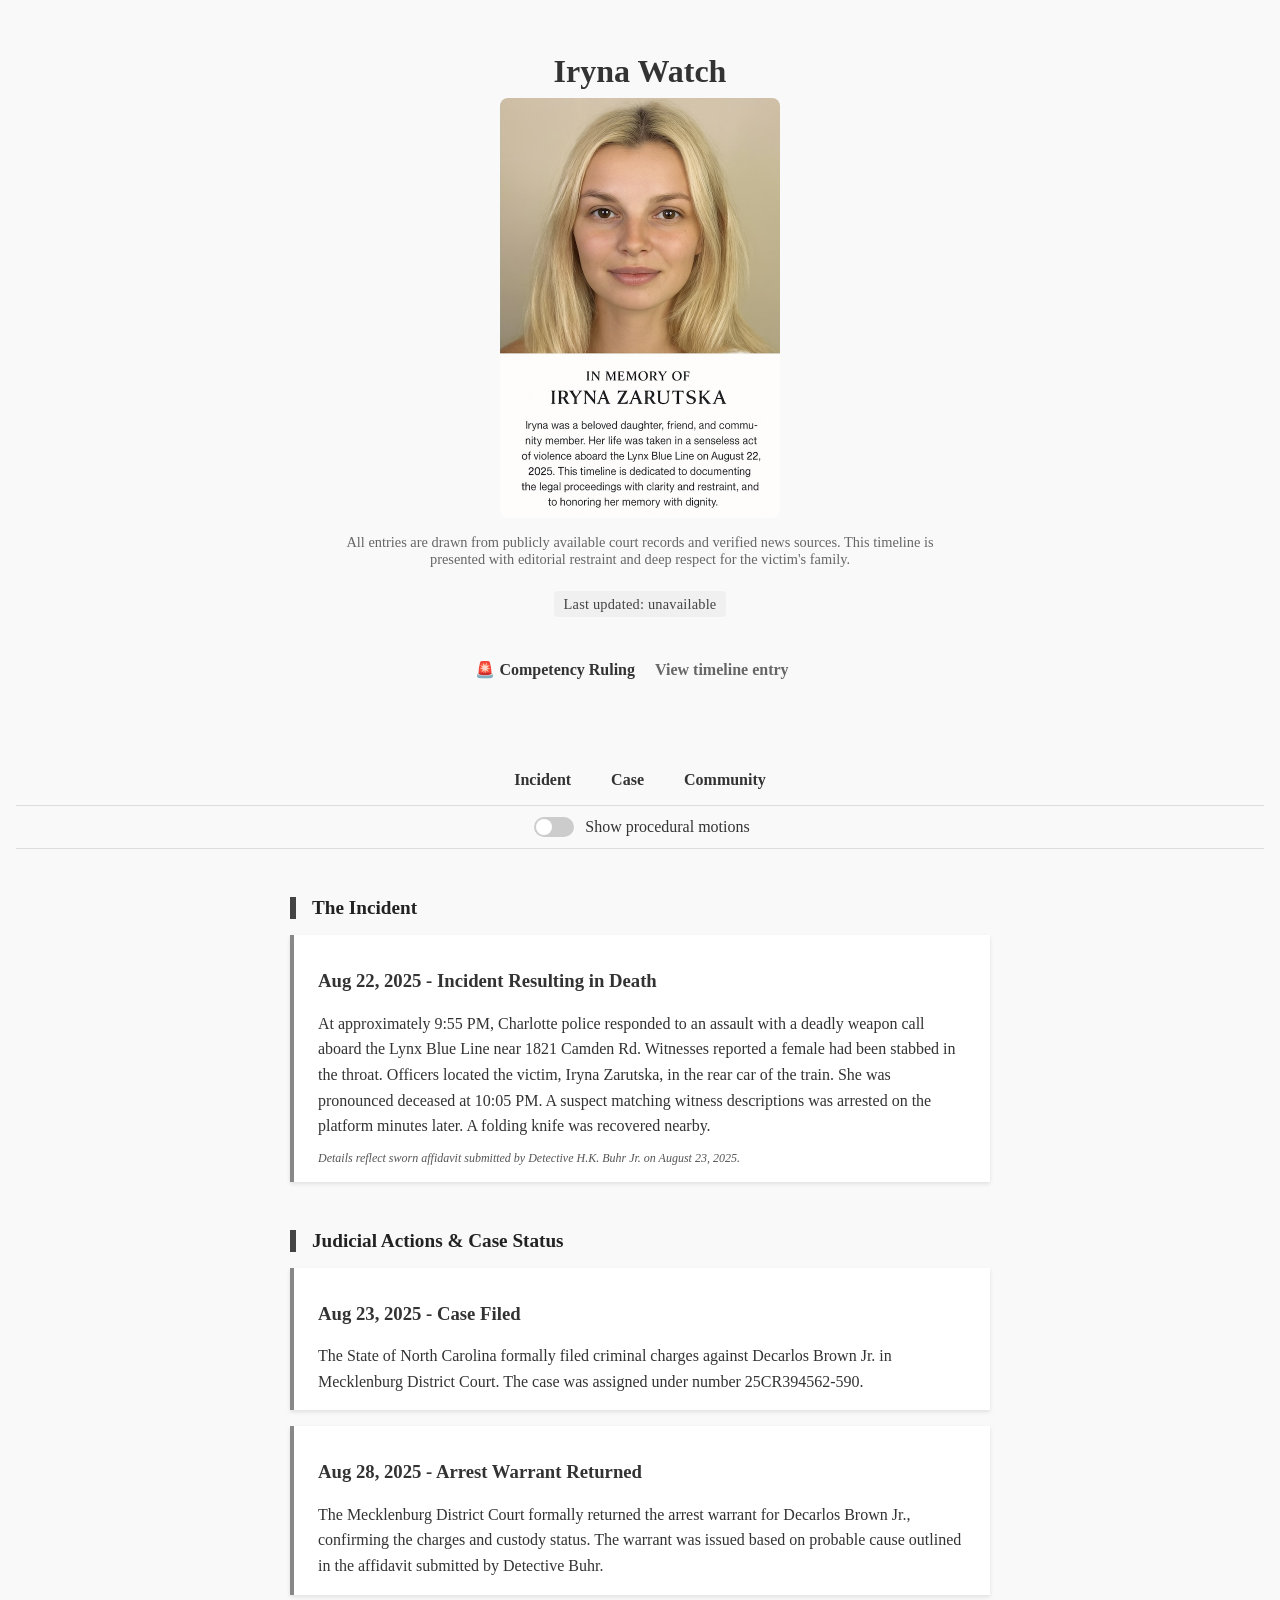
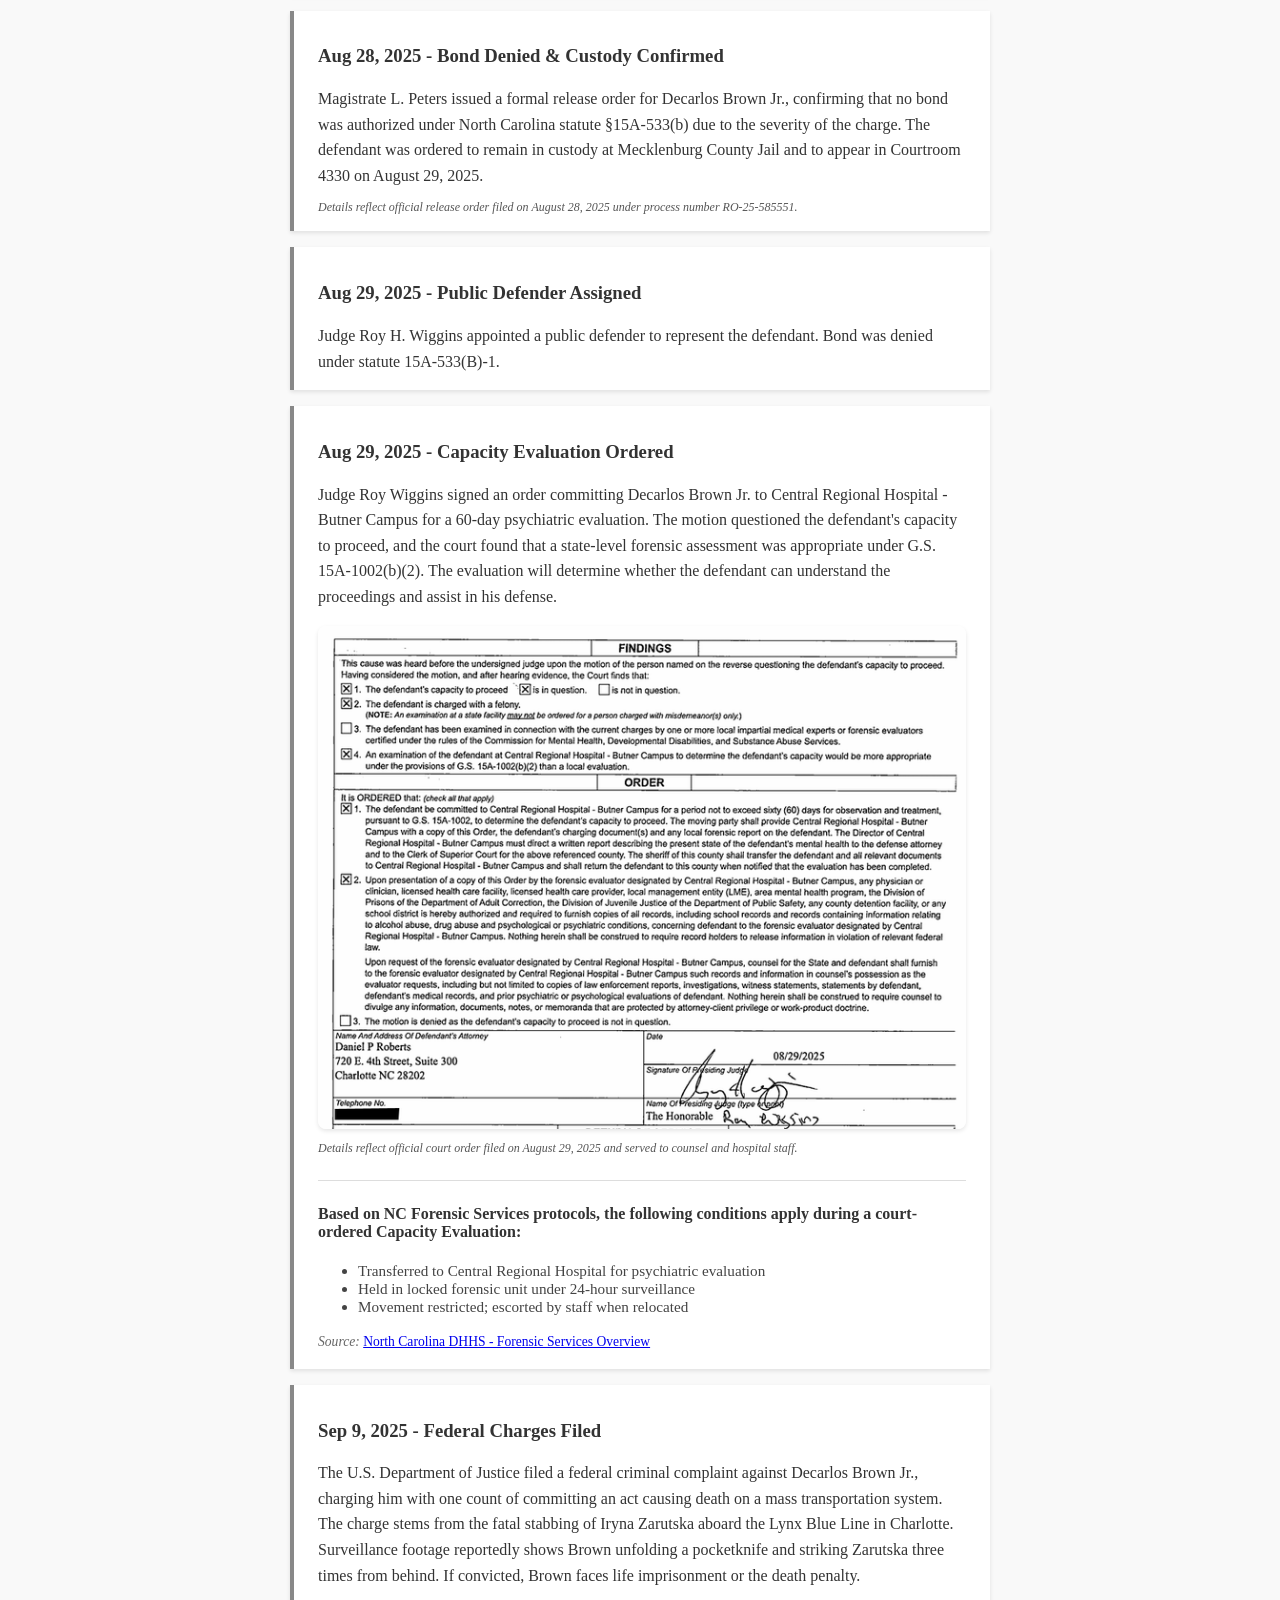
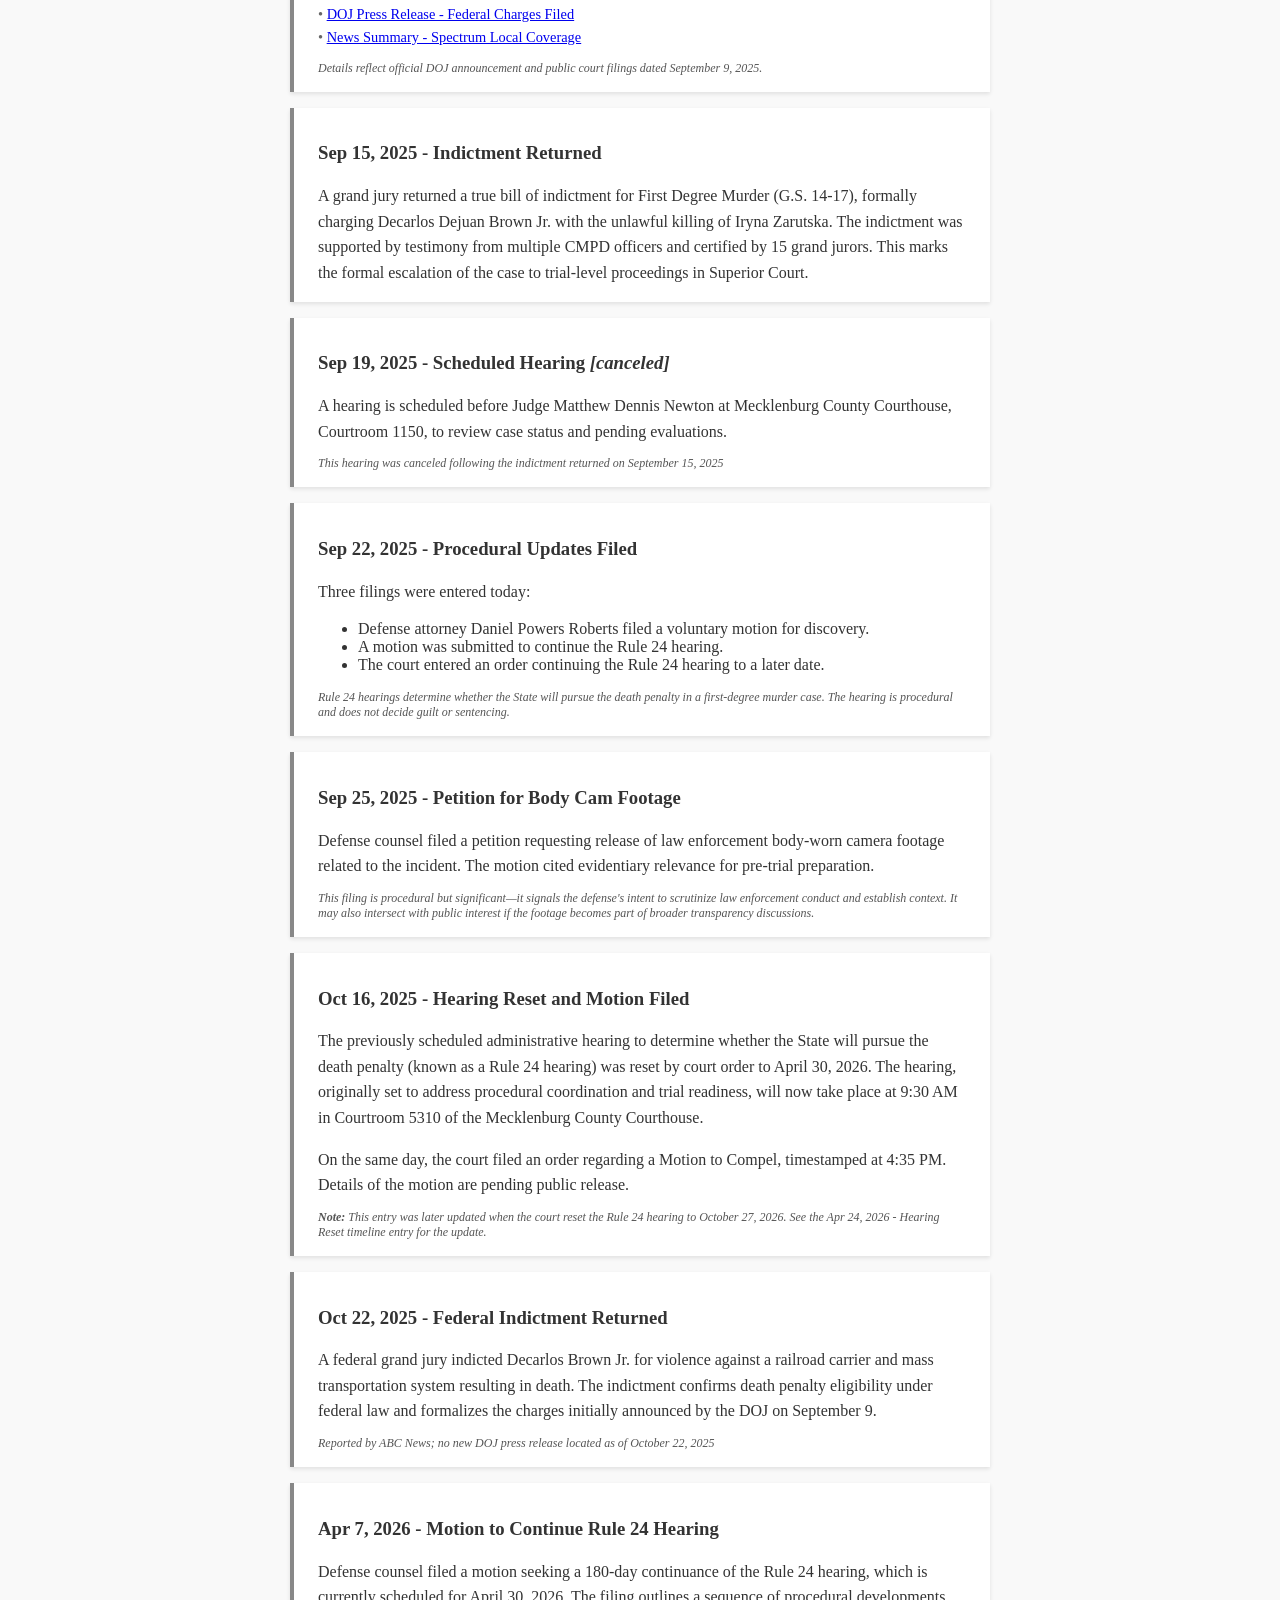
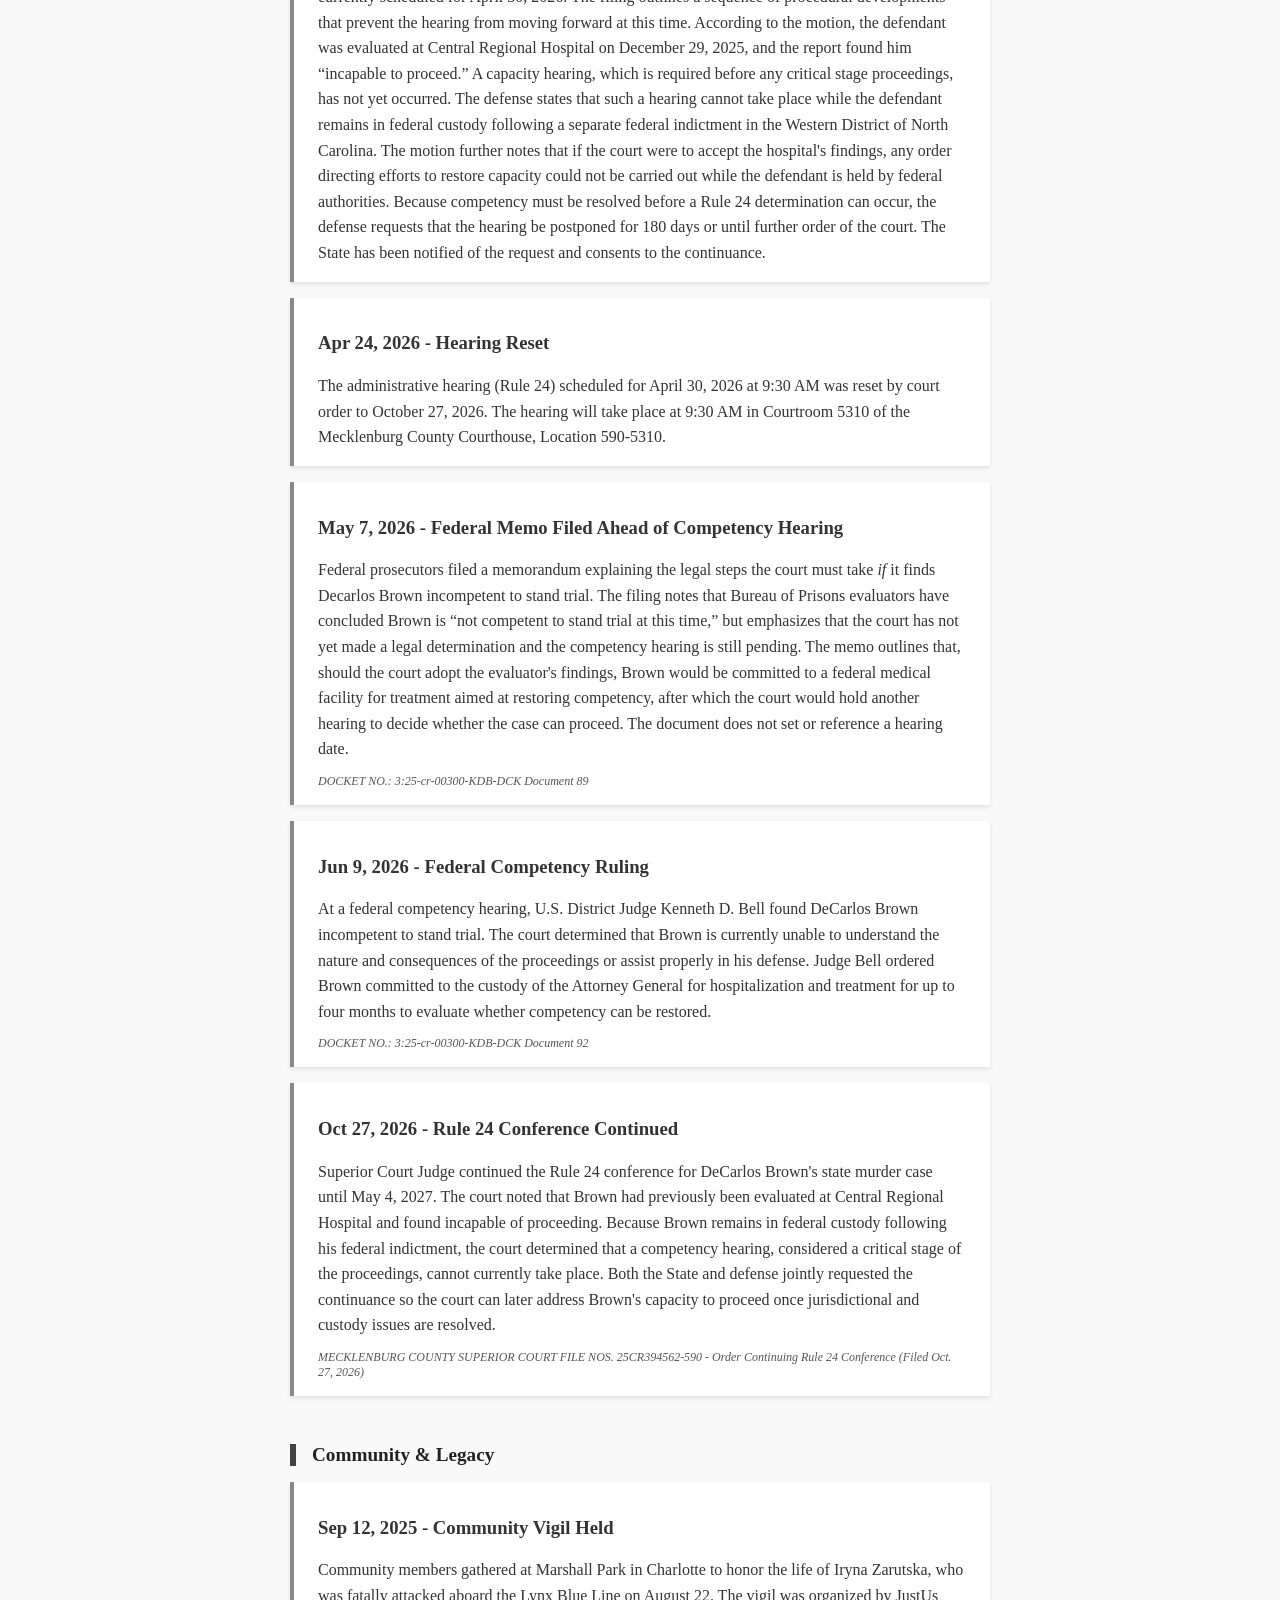
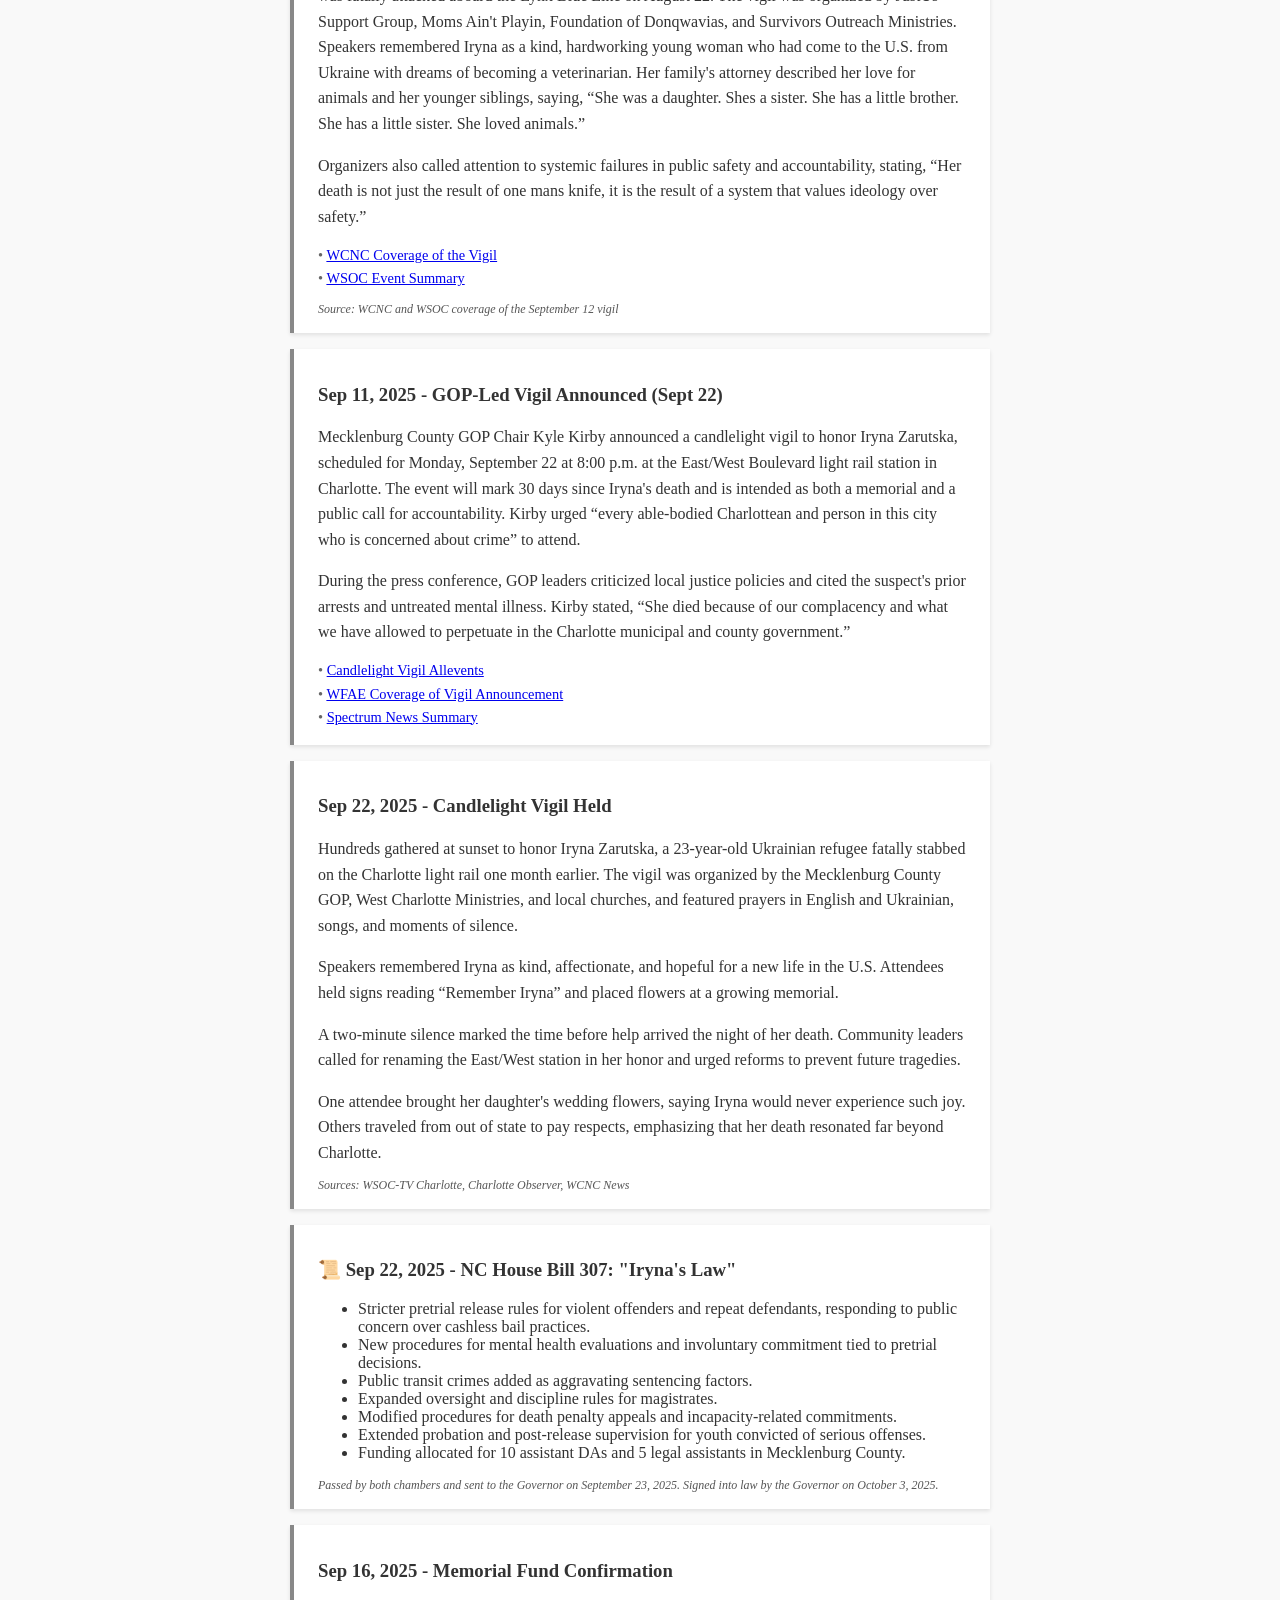
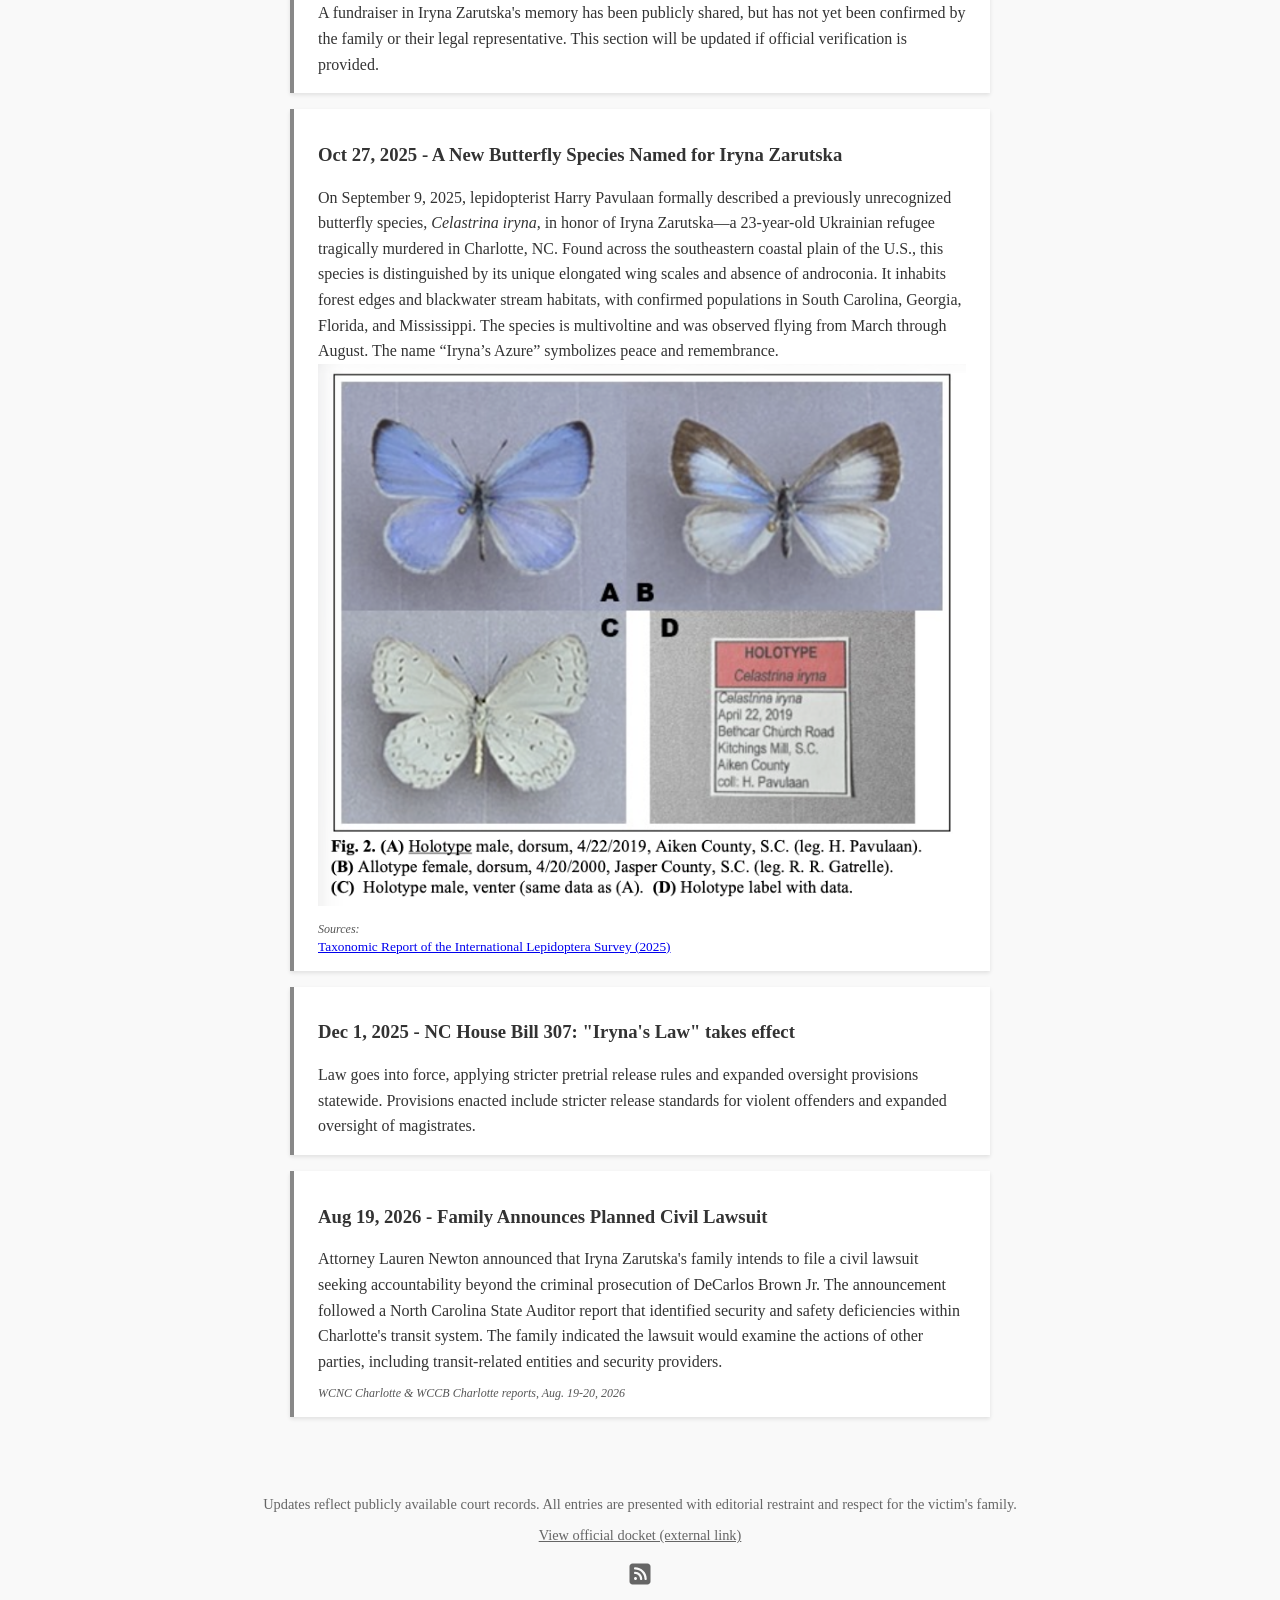
<file: index.html>
<!DOCTYPE html>
<html lang="en">
  <head>
    <meta charset="UTF-8">
    <title>Iryna-Watch</title>
    <meta name="description" content="Documenting the Iryna Zarutska case.">
    <meta property="og:title" content="Iryna-Watch">
    <meta property="og:description" content="Documenting the Iryna Zarutska case.">
    <meta property="og:url" content="https://irynawatch.netlify.app/">
    <meta property="og:type" content="website">
    <meta property="og:image" content="https://irynawatch.netlify.app/assets/preview.jpg">
    <meta property="og:image:type" content="image/jpeg">
    <meta property="og:image:width" content="1024">
    <meta property="og:image:height" content="1024">
    <meta property="og:locale" content="en_US">
    <meta property="og:site_name" content="Iryna-Watch">
    <meta property="og:image:alt" content="Logo and portrait for the Iryna-Watch initiative">
    <meta name="twitter:card" content="summary_large_image">
    <meta name="twitter:title" content="Iryna-Watch">
    <meta name="twitter:description" content="Documenting the Iryna Zarutska case.">
    <meta name="twitter:image" content="https://irynawatch.netlify.app/assets/twitter-preview.jpg">
    <meta name="twitter:image:alt" content="Portrait of Iryna Zarutska beside the Iryna-Watch title">
    <meta name="viewport" content="width=device-width, initial-scale=1">
    <meta name="theme-color" content="#2c2c2c">
    <link rel="stylesheet" href="./css/style.css">
    <link rel="icon" href="./assets/favicon.ico" type="image/x-icon">
    <link rel="icon" href="./assets/favicon-96x96.png" type="image/png">
    <link rel="icon" href="./assets/favicon.svg" type="image/svg+xml">
    <link rel="apple-touch-icon" href="./assets/apple-touch-icon.png" sizes="180x180">
    <meta name="apple-mobile-web-app-title" content="Iryna-Watch">
    <link rel="manifest" href="./site.webmanifest">
    <link rel="alternate" type="application/rss+xml" title="Iryna Watch RSS Feed" href="./rss.xml">
  </head>

  <body>
    <header class="page-header">

      <h1 class="page-title">Iryna Watch</h1>
      <img src="./assets/memorial-small.jpg" alt="Iryna Zarutska" class="memorial-img" width="560" height="840">
      <p class="header-desc">
        All entries are drawn from publicly available court records and verified news sources. This timeline is presented with editorial restraint and deep respect for the victim's family.
      </p>
      <p class="last-updated" id="release-tag">Last updated: loading…</p>
      <p class="hot-topic">
       🚨 <strong>Competency Ruling</strong>
      <a href=#Rule24ConferenceContinued2026 class="hot-topic-link">View timeline entry</a>
      </p>

    </header>

    <nav class="timeline-nav">
      <ul>
        <li><a href="#incident">Incident</a></li>
        <li><a href="#case">Case</a></li>
        <li><a href="#community">Community</a></li>
      </ul>
  </nav>

    <div class="filter-container">
      <label class="toggle-label">
        <input type="checkbox" id="show-motions" />
        <span class="toggle-text">Show procedural motions</span>
      </label>
    </div>

    <main class="timeline">
      <h2 class="group-header" id="incident">The Incident</h2>
      <section class="timeline-card" data-tag="incident">
        <h3>Aug 22, 2025 - Incident Resulting in Death</h3>
        <p>At approximately 9:55 PM, Charlotte police responded to an assault with a deadly weapon call aboard the Lynx Blue Line near 1821 Camden Rd. Witnesses reported a female had been stabbed in the throat. Officers located the victim, Iryna Zarutska, in the rear car of the train. She was pronounced deceased at 10:05 PM. A suspect matching witness descriptions was arrested on the platform minutes later. A folding knife was recovered nearby.</p>
        <small><em>Details reflect sworn affidavit submitted by Detective H.K. Buhr Jr. on August 23, 2025.</em></small>
  </section>

      <h2 class="group-header" id="case">Judicial Actions &amp; Case Status</h2>
      <section class="timeline-card" data-tag="charges">
        <h3>Aug 23, 2025 - Case Filed</h3>
        <p>The State of North Carolina formally filed criminal charges against Decarlos Brown Jr. in Mecklenburg District Court. The case was assigned under number 25CR394562-590.</p>
  </section>

      <section class="timeline-card" data-tag="motion">
        <h3>Aug 28, 2025 - Arrest Warrant Returned</h3>
        <p>The Mecklenburg District Court formally returned the arrest warrant for Decarlos Brown Jr., confirming the charges and custody status. The warrant was issued based on probable cause outlined in the affidavit submitted by Detective Buhr.</p>
  </section>

      <section class="timeline-card" data-tag="motion">
        <h3>Aug 28, 2025 - Bond Denied &amp; Custody Confirmed</h3>
        <p>Magistrate L. Peters issued a formal release order for Decarlos Brown Jr., confirming that no bond was authorized under North Carolina statute §15A-533(b) due to the severity of the charge. The defendant was ordered to remain in custody at Mecklenburg County Jail and to appear in Courtroom 4330 on August 29, 2025.</p>
        <small><em>Details reflect official release order filed on August 28, 2025 under process number RO-25-585551.</em></small>
  </section>

      <section class="timeline-card" data-tag="hearing">
        <h3>Aug 29, 2025 - Public Defender Assigned</h3>
        <p>Judge Roy H. Wiggins appointed a public defender to represent the defendant. Bond was denied under statute 15A-533(B)-1.</p>
  </section>

      <section class="timeline-card" data-tag="motion">
        <h3>Aug 29, 2025 - Capacity Evaluation Ordered</h3>
        <p>Judge Roy Wiggins signed an order committing Decarlos Brown Jr. to Central Regional Hospital - Butner Campus for a 60-day psychiatric evaluation. The motion questioned the defendant's capacity to proceed, and the court found that a state-level forensic assessment was appropriate under G.S. 15A-1002(b)(2). The evaluation will determine whether the defendant can understand the proceedings and assist in his defense.</p>
        <img src="./assets/eval.png" alt="Court document..." class="img-doc" width="680" height="528">
        <small><em>Details reflect official court order filed on August 29, 2025 and served to counsel and hospital staff.</em></small>
        <hr class="timeline-hr">
        <h4 class="eval-conditions">
          Based on NC Forensic Services protocols, the following conditions apply during a court-ordered Capacity Evaluation:
        </h4>
        <ul class="eval-list">
          <li>Transferred to Central Regional Hospital for psychiatric evaluation</li>
          <li>Held in locked forensic unit under 24-hour surveillance</li>
          <li>Movement restricted; escorted by staff when relocated</li>
        </ul>
        <p class="eval-source">
          <em>Source:</em> <a href="https://www.ncdhhs.gov/divisions/state-operated-healthcare-facilities/forensic-services" target="_blank" rel="noopener noreferrer">North Carolina DHHS - Forensic Services Overview</a>
        </p>
  </section>

      <section class="timeline-card" data-tag="charges">
        <h3>Sep 9, 2025 - Federal Charges Filed</h3>
        <p>The U.S. Department of Justice filed a federal criminal complaint against Decarlos Brown Jr., charging him with one count of committing an act causing death on a mass transportation system. The charge stems from the fatal stabbing of Iryna Zarutska aboard the Lynx Blue Line in Charlotte. Surveillance footage reportedly shows Brown unfolding a pocketknife and striking Zarutska three times from behind. If convicted, Brown faces life imprisonment or the death penalty.</p>
        <p class="source-links">
          • <a href="https://www.justice.gov/opa/pr/justice-department-charges-light-rail-attacker-federal-crime" target="_blank" rel="noopener noreferrer">DOJ Press Release - Federal Charges Filed</a><br>
          • <a href="https://spectrumlocalnews.com/nc/charlotte/news/2025/09/09/charlotte-train-stabbing-federal-charge" target="_blank" rel="noopener noreferrer">News Summary - Spectrum Local Coverage</a>
        </p>
        <small><em>Details reflect official DOJ announcement and public court filings dated September 9, 2025.</em></small>
  </section>

      <section class="timeline-card" data-tag="indictment">
        <h3>Sep 15, 2025 - Indictment Returned</h3>
        <p>A grand jury returned a true bill of indictment for First Degree Murder (G.S. 14-17), formally charging Decarlos Dejuan Brown Jr. with the unlawful killing of Iryna Zarutska. The indictment was supported by testimony from multiple CMPD officers and certified by 15 grand jurors. This marks the formal escalation of the case to trial-level proceedings in Superior Court.</p>
  </section>

      <section class="timeline-card" data-tag="procedural-motion">
        <h3>Sep 18, 2025 - Capacity Evaluation Update</h3>
        <p>The Superior Court entered a supplementary order confirming that the defendant's forensic evaluation for capacity to proceed will be conducted at Central Regional Hospital. Any prior orders for local forensic examination were declared moot. The State did not request a hearing on the motion.</p>
  </section>

      <section class="timeline-card" data-tag="hearing">
        <h3>Sep 19, 2025 - Scheduled Hearing <em>[canceled]</em></h3>
        <p>A hearing is scheduled before Judge Matthew Dennis Newton at Mecklenburg County Courthouse, Courtroom 1150, to review case status and pending evaluations.</p>
        <small><em>This hearing was canceled following the indictment returned on September 15, 2025</em></small>
  </section>

      <section class="timeline-card" data-tag="motion">
        <h3>Sep 22, 2025 - Procedural Updates Filed</h3>
        <p>Three filings were entered today:</p>
        <ul>
          <li>Defense attorney Daniel Powers Roberts filed a voluntary motion for discovery.</li>
          <li>A motion was submitted to continue the Rule 24 hearing.</li>
          <li>The court entered an order continuing the Rule 24 hearing to a later date.</li>
        </ul>
        <small><em>Rule 24 hearings determine whether the State will pursue the death penalty in a first-degree murder case. The hearing is procedural and does not decide guilt or sentencing.</em></small>
  </section>

      <section class="timeline-card" data-tag="motion">
        <h3>Sep 25, 2025 - Petition for Body Cam Footage</h3>
        <p>Defense counsel filed a petition requesting release of law enforcement body-worn camera footage related to the incident. The motion cited evidentiary relevance for pre-trial preparation.</p>
        <small><em>This filing is procedural but significant—it signals the defense's intent to scrutinize law enforcement conduct and establish context. It may also intersect with public interest if the footage becomes part of broader transparency discussions.</em></small>  
  </section>

      <section class="timeline-card" data-tag="procedural-motion">
        <h3>Sep 26, 2025 - Ex Parte Record Access Motions</h3>
        <p>Defense counsel filed ex parte motions requesting access to institutional records, including jail, prison, and school records. The court granted each request the same day through corresponding orders.</p>
        <small><em>These filings are procedural and reflect standard pre-trial discovery efforts. Ex parte motions are reviewed by the court without opposing counsel present and are common in cases involving background or contextual records.</em></small>
  </section>

      <section class="timeline-card" data-tag="procedural-motion">
        <h3>Sep 29, 2025 - Motion and Amended Order to Compel Medical Records</h3>
        <p>Defense counsel filed a motion to compel disclosure of medical records relevant to the defendant, citing evidentiary relevance for pre-trial preparation. On October 1, the court issued an amended order refining the request: limiting the date range to January 1 - August 31, 2025, reinforcing HIPAA compliance, and prohibiting public disclosure without further court approval.</p>
        <small><em>This motion is procedural and does not imply any specific condition or outcome. Medical record requests are common in cases where health history may inform legal arguments. A defense objection to the amended order was filed on October 3, 2025; no ruling has been issued</em></small>
  </section>

      <section class="timeline-card" data-tag="procedural-motion">
        <h3>Oct 10, 2025 - Request for Duplicate Audio Recording</h3>
        <p>A procedural request was filed to obtain a copy of the courtroom audio from the October 3 hearing in the case of State of NC v. Decarlos Dejuan Brown, Jr.</p>
        <small><em>No transcript included; request pertains to non-confidential audio only.</em></small>
  </section>

      <section class="timeline-card" data-tag="hearing" id="Rule24Hearing">
        <h3>Oct 16, 2025 - Hearing Reset and Motion Filed</h3>
        <p>The previously scheduled administrative hearing to determine whether the State will pursue the death penalty (known as a Rule 24 hearing) was reset by court order to April 30, 2026. The hearing, originally set to address procedural coordination and trial readiness, will now take place at 9:30 AM in Courtroom 5310 of the Mecklenburg County Courthouse.</p>
        <p>On the same day, the court filed an order regarding a Motion to Compel, timestamped at 4:35 PM. Details of the motion are pending public release.</p>
        <small><em><strong>Note:</strong> This entry was later updated when the court reset the Rule 24 hearing to October 27, 2026. See the Apr 24, 2026 - Hearing Reset timeline entry for the update.</em></small>
  </section>

      <section class="timeline-card" data-tag="procedural-motion">
        <h3>Oct 20, 2025 - Motion for Protective Order</h3>
        <p>A motion for protective order for records was filed.</p>
        <small><em>Typically used to request that certain records be shielded from disclosure during a case. While the docket does not specify which party filed the motion or what records are involved, these motions are commonly used to protect sensitive personal, medical, or institutional information. Further updates may clarify the scope or outcome.</em></small>
  </section>

      <section class="timeline-card" data-tag="charges">
        <h3>Oct 22, 2025 - Federal Indictment Returned</h3>
        <p>A federal grand jury indicted Decarlos Brown Jr. for violence against a railroad carrier and mass transportation system resulting in death. The indictment confirms death penalty eligibility under federal law and formalizes the charges initially announced by the DOJ on September 9.</p>
        <small><em>Reported by ABC News; no new DOJ press release located as of October 22, 2025</em></small>
  </section>

      <section class="timeline-card" data-tag="procedural-motion">
        <h3>Jan 14, 2026 - Notice of Intent to Comply</h3>
        <p>A state agency filed a Notice of Intent to Comply with G.S. 120-19. The docket entry did not identify which agency or which records the notice pertains to, and no related filings were added.</p>
  </section>

      <section class="timeline-card" data-tag="procedural-motion">
        <h3>Mar 11, 2026 - Backfilled Scanned Motions and Orders</h3>
        <p>The Clerk's Office uploaded scanned copies of several sealed motions and orders originally filed between September and December 2025. These include ex parte requests for medical, jail, school, and prison records, along with related orders and affidavits. No new filings or substantive case activity were added to the docket; the update reflects the addition of the underlying PDF documents.</p>
  </section>

      <section class="timeline-card" data-tag="motion" id="Rule24Motion">
        <h3>Apr 7, 2026 - Motion to Continue Rule 24 Hearing</h3>
        <p>Defense counsel filed a motion seeking a 180-day continuance of the Rule 24 hearing, which is currently scheduled for April 30, 2026. The filing outlines a sequence of procedural developments that prevent the hearing from moving forward at this time. According to the motion, the defendant was evaluated at Central Regional Hospital on December 29, 2025, and the report found him “incapable to proceed.” A capacity hearing, which is required before any critical stage proceedings, has not yet occurred. The defense states that such a hearing cannot take place while the defendant remains in federal custody following a separate federal indictment in the Western District of North Carolina. The motion further notes that if the court were to accept the hospital's findings, any order directing efforts to restore capacity could not be carried out while the defendant is held by federal authorities. Because competency must be resolved before a Rule 24 determination can occur, the defense requests that the hearing be postponed for 180 days or until further order of the court. The State has been notified of the request and consents to the continuance.</p>
  </section>

      <section class="timeline-card" data-tag="hearing" id="Rule24Reset">
        <h3>Apr 24, 2026 - Hearing Reset</h3>
        <p>The administrative hearing (Rule 24) scheduled for April 30, 2026 at 9:30 AM was reset by court order to October 27, 2026. The hearing will take place at 9:30 AM in Courtroom 5310 of the Mecklenburg County Courthouse, Location 590-5310.</p>
  </section>

      <section class="timeline-card" data-tag="motion" id="FederalCompetencyMemo">
        <h3>May 7, 2026 - Federal Memo Filed Ahead of Competency Hearing</h3>
        <p>Federal prosecutors filed a memorandum explaining the legal steps the court must take 
        <em>if</em> it finds Decarlos Brown incompetent to stand trial. The filing notes that Bureau of 
        Prisons evaluators have concluded Brown is “not competent to stand trial at this time,” but 
        emphasizes that the court has not yet made a legal determination and the competency hearing 
        is still pending. The memo outlines that, should the court adopt the evaluator's findings, 
        Brown would be committed to a federal medical facility for treatment aimed at restoring 
        competency, after which the court would hold another hearing to decide whether the case can 
        proceed. The document does not set or reference a hearing date.</p>
        <small><em>DOCKET NO.: 3:25-cr-00300-KDB-DCK Document 89</em></small>
  </section>

      <section class="timeline-card" data-tag="hearing" id="FedCompetencyRuling">
        <h3>Jun 9, 2026 - Federal Competency Ruling</h3>
        <p>At a federal competency hearing, U.S. District Judge Kenneth D. Bell found DeCarlos Brown incompetent to stand trial. The court determined that Brown is currently unable to understand the nature and consequences of the proceedings or assist properly in his defense. Judge Bell ordered Brown committed to the custody of the Attorney General for hospitalization and treatment for up to four months to evaluate whether competency can be restored.</p>
        <small><em>DOCKET NO.: 3:25-cr-00300-KDB-DCK Document 92</em></small>
  </section>

      <section class="timeline-card" data-tag="hearing" id="Rule24ConferenceContinued2026">
        <h3>Oct 27, 2026 - Rule 24 Conference Continued</h3>
        <p>Superior Court Judge continued the Rule 24 conference for DeCarlos Brown's state murder case until May 4, 2027. The court noted that Brown had previously been evaluated at Central Regional Hospital and found incapable of proceeding. Because Brown remains in federal custody following his federal indictment, the court determined that a competency hearing, considered a critical stage of the proceedings, cannot currently take place. Both the State and defense jointly requested the continuance so the court can later address Brown's capacity to proceed once jurisdictional and custody issues are resolved.</p>
        <small><em>MECKLENBURG COUNTY SUPERIOR COURT FILE NOS. 25CR394562-590 - Order Continuing Rule 24 Conference (Filed Oct. 27, 2026)</em></small>
  </section>


      <h2 class="group-header" id="community">Community &amp; Legacy</h2>
      <section class="timeline-card" data-tag="community">
        <h3>Sep 12, 2025 - Community Vigil Held</h3>
        <p>Community members gathered at Marshall Park in Charlotte to honor the life of Iryna Zarutska, who was fatally attacked aboard the Lynx Blue Line on August 22. The vigil was organized by JustUs Support Group, Moms Ain't Playin, Foundation of Donqwavias, and Survivors Outreach Ministries. Speakers remembered Iryna as a kind, hardworking young woman who had come to the U.S. from Ukraine with dreams of becoming a veterinarian. Her family's attorney described her love for animals and her younger siblings, saying, “She was a daughter. Shes a sister. She has a little brother. She has a little sister. She loved animals.”</p>
        <p>Organizers also called attention to systemic failures in public safety and accountability, stating, “Her death is not just the result of one mans knife, it is the result of a system that values ideology over safety.”</p>
        <p class="community-links">
          • <a href="https://www.wcnc.com/article/news/local/iryna-zarutska-charlotte-vigil/275-5983fac2-8337-4d11-b2a3-eb9b5cf558e5" target="_blank" rel="noopener noreferrer">WCNC Coverage of the Vigil</a><br>
          • <a href="https://www.wsoctv.com/news/local/vigil-be-held-friday-iryna-zarutska/EUEEP2QCGBEONLKJPRVCRZM45Q/" target="_blank" rel="noopener noreferrer">WSOC Event Summary</a>
        </p>
        <small><em>Source: WCNC and WSOC coverage of the September 12 vigil</em></small>
  </section>

      <section class="timeline-card" data-tag="community">
        <h3>Sep 11, 2025 - GOP-Led Vigil Announced (Sept 22)</h3>
        <p>Mecklenburg County GOP Chair Kyle Kirby announced a candlelight vigil to honor Iryna Zarutska, scheduled for Monday, September 22 at 8:00 p.m. at the East/West Boulevard light rail station in Charlotte. The event will mark 30 days since Iryna's death and is intended as both a memorial and a public call for accountability. Kirby urged “every able-bodied Charlottean and person in this city who is concerned about crime” to attend.</p>
        <p>During the press conference, GOP leaders criticized local justice policies and cited the suspect's prior arrests and untreated mental illness. Kirby stated, “She died because of our complacency and what we have allowed to perpetuate in the Charlotte municipal and county government.”</p>
        <p class="community-links">
          • <a href="https://allevents.in/charlotte/200028863220029?ref=sharer" target="_blank" rel="noopener noreferrer">Candlelight Vigil Allevents</a><br>
          • <a href="https://www.wfae.org/crime-justice/2025-09-11/mecklenburg-gop-plans-candlelight-vigil-for-light-rail-stabbing-victim" target="_blank" rel="noopener noreferrer">WFAE Coverage of Vigil Announcement</a><br>
          • <a href="https://spectrumlocalnews.com/nc/charlotte/news/2025/09/11/north-carolina-republicans-charlotte-stabbing" target="_blank" rel="noopener noreferrer">Spectrum News Summary</a>
        </p>
  </section>

      <section class="timeline-card" data-tag="community">
        <h3>Sep 22, 2025 - Candlelight Vigil Held</h3>
        <p>Hundreds gathered at sunset to honor Iryna Zarutska, a 23-year-old Ukrainian refugee fatally stabbed on the Charlotte light rail one month earlier. The vigil was organized by the Mecklenburg County GOP, West Charlotte Ministries, and local churches, and featured prayers in English and Ukrainian, songs, and moments of silence.</p>
        <p>Speakers remembered Iryna as kind, affectionate, and hopeful for a new life in the U.S. Attendees held signs reading “Remember Iryna” and placed flowers at a growing memorial.</p>
        <p>A two-minute silence marked the time before help arrived the night of her death. Community leaders called for renaming the East/West station in her honor and urged reforms to prevent future tragedies.</p>
        <p>One attendee brought her daughter's wedding flowers, saying Iryna would never experience such joy. Others traveled from out of state to pay respects, emphasizing that her death resonated far beyond Charlotte.</p>
        <small><em>Sources: WSOC-TV Charlotte, Charlotte Observer, WCNC News</em></small>
  </section>

      <section class="timeline-card" data-tag="community">
        <h3>📜 Sep 22, 2025 - NC House Bill 307: "Iryna's Law"</h3>
        <ul>
          <li>Stricter pretrial release rules for violent offenders and repeat defendants, responding to public concern over cashless bail practices.</li>
          <li>New procedures for mental health evaluations and involuntary commitment tied to pretrial decisions.</li>
          <li>Public transit crimes added as aggravating sentencing factors.</li>
          <li>Expanded oversight and discipline rules for magistrates.</li>
          <li>Modified procedures for death penalty appeals and incapacity-related commitments.</li>
          <li>Extended probation and post-release supervision for youth convicted of serious offenses.</li>
          <li>Funding allocated for 10 assistant DAs and 5 legal assistants in Mecklenburg County.</li>
        </ul>
        <small><em>Passed by both chambers and sent to the Governor on September 23, 2025. Signed into law by the Governor on October 3, 2025.</em></small>
  </section>

      <section class="timeline-card" data-tag="community">
        <h3>Sep 16, 2025 - Memorial Fund Confirmation</h3>
        <p>A fundraiser in Iryna Zarutska's memory has been publicly shared, but has not yet been confirmed by the family or their legal representative. This section will be updated if official verification is provided.</p>
  </section>

      <section class="timeline-card" data-tag="community" id="celastrina">
        <h3>Oct 27, 2025 - A New Butterfly Species Named for Iryna Zarutska</h3>
        <p>On September 9, 2025, lepidopterist Harry Pavulaan formally described a previously unrecognized butterfly species, <em>Celastrina iryna</em>, in honor of Iryna Zarutska—a 23-year-old Ukrainian refugee tragically murdered in Charlotte, NC. Found across the southeastern coastal plain of the U.S., this species is distinguished by its unique elongated wing scales and absence of androconia. It inhabits forest edges and blackwater stream habitats, with confirmed populations in South Carolina, Georgia, Florida, and Mississippi. The species is multivoltine and was observed flying from March through August. The name “Iryna’s Azure” symbolizes peace and remembrance.</p>
        <img src="./assets/celastrina-iryna.png" alt="Celastrina iryna holotype and allotype specimens" style="max-width:100%; height:auto;" />
        <small><em>Sources: </em><a href="https://digitalcommons.unl.edu/taxrpt/99" target="_blank">Taxonomic Report of the International Lepidoptera Survey (2025)</a></small>
  </section>

      <section class="timeline-card" data-tag="community" id="nc-house-bill-307">
        <h3>Dec 1, 2025 - NC House Bill 307: "Iryna's Law" takes effect</h3>
        <p>Law goes into force, applying stricter pretrial release rules and expanded oversight provisions statewide. Provisions enacted include stricter release standards for violent offenders and expanded oversight of magistrates.</p>
  </section>

      <section class="timeline-card" data-tag="community" id="CivilLawsuitAnnouncement">
        <h3>Aug 19, 2026 - Family Announces Planned Civil Lawsuit</h3>
        <p>Attorney Lauren Newton announced that Iryna Zarutska's family intends to file a civil lawsuit seeking accountability beyond the criminal prosecution of DeCarlos Brown Jr. The announcement followed a North Carolina State Auditor report that identified security and safety deficiencies within Charlotte's transit system. The family indicated the lawsuit would examine the actions of other parties, including transit-related entities and security providers.</p>
        <small><em>WCNC Charlotte & WCCB Charlotte reports, Aug. 19-20, 2026</em></small>
  </section>

    </main>

    <footer class="site-footer">
      <p>Updates reflect publicly available court records. All entries are presented with editorial restraint and respect for the victim's family.
      </p>
      <p>
        <a href="https://portal-nc.tylertech.cloud/app/RegisterOfActions/#/CD20A6C0FA0982A10AA153BC8CFC8214425060B1E84C22A7C8136D648B1D5587CCE50975BA0FE4952DAFDAE432EEDBA54657A2A8B636FB0D4304F8B2B06D79FDADA89FB85B9DDB947B189E45DF8B0470/anon/portalembed" target="_blank" rel="noopener" class="court-link">
          View official docket (external link)
        </a>
      </p>
      <p>
        <a href="./rss.xml" title="Subscribe to RSS feed"><img src="./assets/rss.svg" alt="RSS Feed" style="width:30px; height:30px;"/>
        </a>
      </p>
    </footer>
  
    <script src="./js/script.js"></script>
    <script src="./js/release-tag.js"></script>
  
  </body>
</html>
</file>
<file: css/style.css>
:root {
  --nav-height: 3em;
  --scroll-offset: 100px; 
}

/* Global behavior */
html {
  scroll-behavior: smooth;
}

[id] {
  scroll-margin-top: var(--scroll-offset);
}

/* Box-sizing reset for layout sanity */

*, *::before, *::after {
  box-sizing: border-box;
}

/* Header styles */

header.page-header {
  text-align: center;
  margin-bottom: 2rem;
}

.page-title {
  font-size: 2rem;
  margin-bottom: 0.5rem;
}

.memorial-img {
  max-width: 280px;
  height: auto;
  aspect-ratio: 2 / 3;
  border-radius: 8px;
  margin: 0 auto 1rem;
  display: block;
}

.header-desc {
  font-size: 0.9rem;
  color: #666;
  max-width: 600px;
  margin: 0.5rem auto;
}

/* Timeline card details */

.timeline-card .details {
  font-size: 0.9rem;
  color: #666;
}

.timeline-card .img-doc {
  max-width: 100%;
  height: auto;
  aspect-ratio: 85 / 66; /* Matches 680 × 528 */
  border-radius: 8px;
  margin-top: 1rem;
  box-shadow: 0 2px 4px color-mix(in srgb, black 10%, transparent);
  display: block;
}

.timeline-card .eval-conditions {
  font-size: 1rem;
  margin-top: 1rem;
  color: #333;
}

.timeline-card .eval-list {
  font-size: 0.95rem;
  color: #444;
  margin-top: 0.5rem;
}

.timeline-card .eval-source {
  font-size: 0.85rem;
  color: #666;
  margin-top: 0.5rem;
}

.timeline-card .source-links {
  font-size: 0.9rem;
  color: #666;
}

.timeline-card .community-links {
  font-size: 0.9rem;
  color: #666;
}

.court-link {
  color: #666;
  text-decoration: underline;
}

.timeline-hr {
  border: none;
  border-top: 1px solid #ddd;
  margin: 1.5rem 0;
}

body {
  font-family: Georgia, serif;
  background: #f9f9f9;
  margin: 0;
  padding: 1rem;
  color: #333;
}

header {
  text-align: center;
  padding: 1rem 0;
}

h1 {
  margin-bottom: 0.5rem;
}

.timeline {
  max-width: 700px;
  margin: 0 auto;
}

.group-header {
  border-left: 6px solid #444;
  padding-left: 1rem;
  margin-top: 3rem;
  margin-bottom: 1rem;
  font-size: 1.2rem;
  font-weight: bold;
  color: #222;
}

/* Improve contrast for small/em text */

.timeline-card small em {
  display: block;
  margin-top: 1em;
  font-size: 0.9em;
  color: #555;
}

.timeline-card {
  background: #fff;
  border-left: 4px solid #888;
  margin: 1rem 0;
  padding: 1rem 1.5rem;
  box-shadow: 0 2px 4px color-mix(in srgb, black 10%, transparent);
}

.timeline-card h2 {
  margin-top: 0;
  font-size: 1.1rem;
  color: #222;
}

.timeline-card p {
  margin-bottom: 0;
  line-height: 1.6;
}

/* Container styling */

.timeline-nav {
  background: #f9f9f9;
  padding: 0.5em 1em;
  border-bottom: 1px solid #ddd;
  text-align: center;
  position: sticky;
  top: 0;
  z-index: 1000;
}

/* Horizontal list layout */

.timeline-nav ul {
  display: inline-flex;
  gap: 1em;
  margin: 0;
  padding: 0;
  list-style: none;
}

/* Individual link styling */

.timeline-nav a {
  display: inline-block;
  text-decoration: none;
  color: #333;
  font-weight: bold;
  padding: 0.5em 0.75em;
  border-radius: 4px;
  transition: background 0.2s ease;
  white-space: nowrap;
}

.footer-links a {
  display: inline-block;
  margin: 0.5em;
  color: #666;
  text-decoration: none;
}

.footer-links a:hover {
  color: #333;
  text-decoration: underline;
}

/* Timeline hover effect (must come after .footer-links a:hover) */

.timeline-nav a:hover {
  background: #f0f0f0;
}

/* Footer styles */

.site-footer {
  text-align: center;
  font-size: 0.9rem;
  color: #666;
  margin-top: 3rem;
  padding: 1rem;
}

@media (width <= 480px) {
  .timeline-nav a {
    white-space: normal;
    word-break: break-word;
    text-align: center;
  }
}

/* Hot topic styling */

.timeline-hot-topic {
  background: #fff8e1;
  border-bottom: 1px solid #ddd;
  padding: 0.75rem 1rem;
  text-align: center;
  font-weight: bold;
  font-size: 1rem;
  border-left: 4px solid #546e7a;
  margin-bottom: 1em;
}

.hot-topic-link {
  color: #666;
  text-decoration: none;
  display: inline-block;
  padding: 0.75rem 1rem;
  text-align: center;
  font-weight: bold;
}

.hot-topic-link:hover {
  text-decoration: underline;
  background: #f0f0f0;
  border-bottom: 1px solid #ddd;
  color: #666;
}

/* Last updated badge */

.last-updated {
  font-size: 0.9rem;
  font-weight: 500;
  letter-spacing: 0.2px;
  color: #444;
  background-color: #f0f0f0;
  padding: 0.3rem 0.6rem;
  border-radius: 4px;
  display: inline-block;
  margin-bottom: 1rem;
}

/* Procedural motion hiding */

section.timeline-card[data-tag="procedural-motion"] {
  display: none;
}

/* Filter container */

.filter-container {
  position: sticky;
  display: flex;
  justify-content: center;
  top: var(--nav-height);
  border-bottom: 1px solid #ddd;
  background-color: #f9f9f9;
  z-index: 10;
  padding: 0.5em;
}

/* Toggle controls */

.toggle-label {
  display: flex;
  align-items: center;
  gap: 0.5em;
  font-size: 1rem;
  cursor: pointer;
}

.toggle-text {
  line-height: 1;
}

input[type="checkbox"] {
  appearance: none;
  width: 40px;
  height: 20px;
  background: #ccc;
  border-radius: 10px;
  position: relative;
  outline: none;
  cursor: pointer;
}

input[type="checkbox"]:checked {
  background: #07c;
}

input[type="checkbox"]::before {
  content: '';
  position: absolute;
  top: 2px;
  left: 2px;
  width: 16px;
  height: 16px;
  background: white;
  border-radius: 50%;
  transition: 0.2s;
}

input[type="checkbox"]:checked::before {
  left: 22px;
}
</file>
